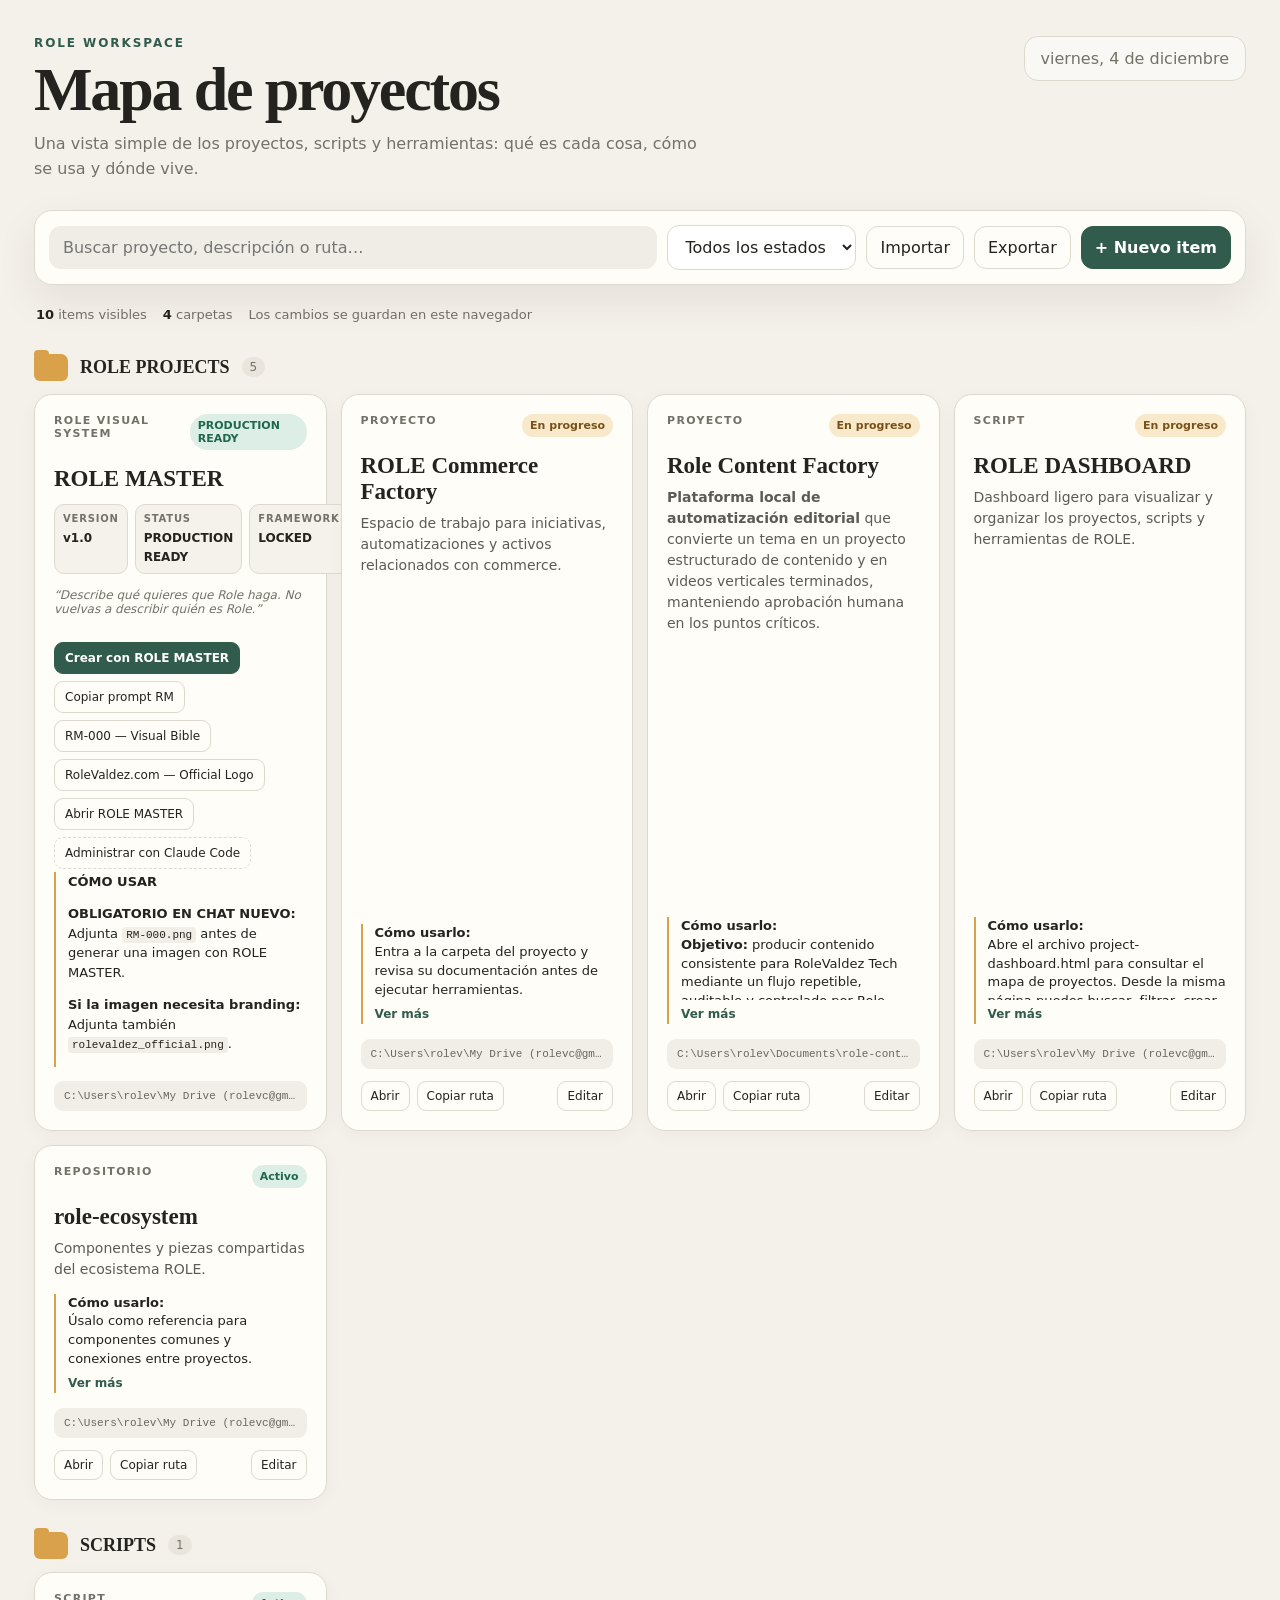
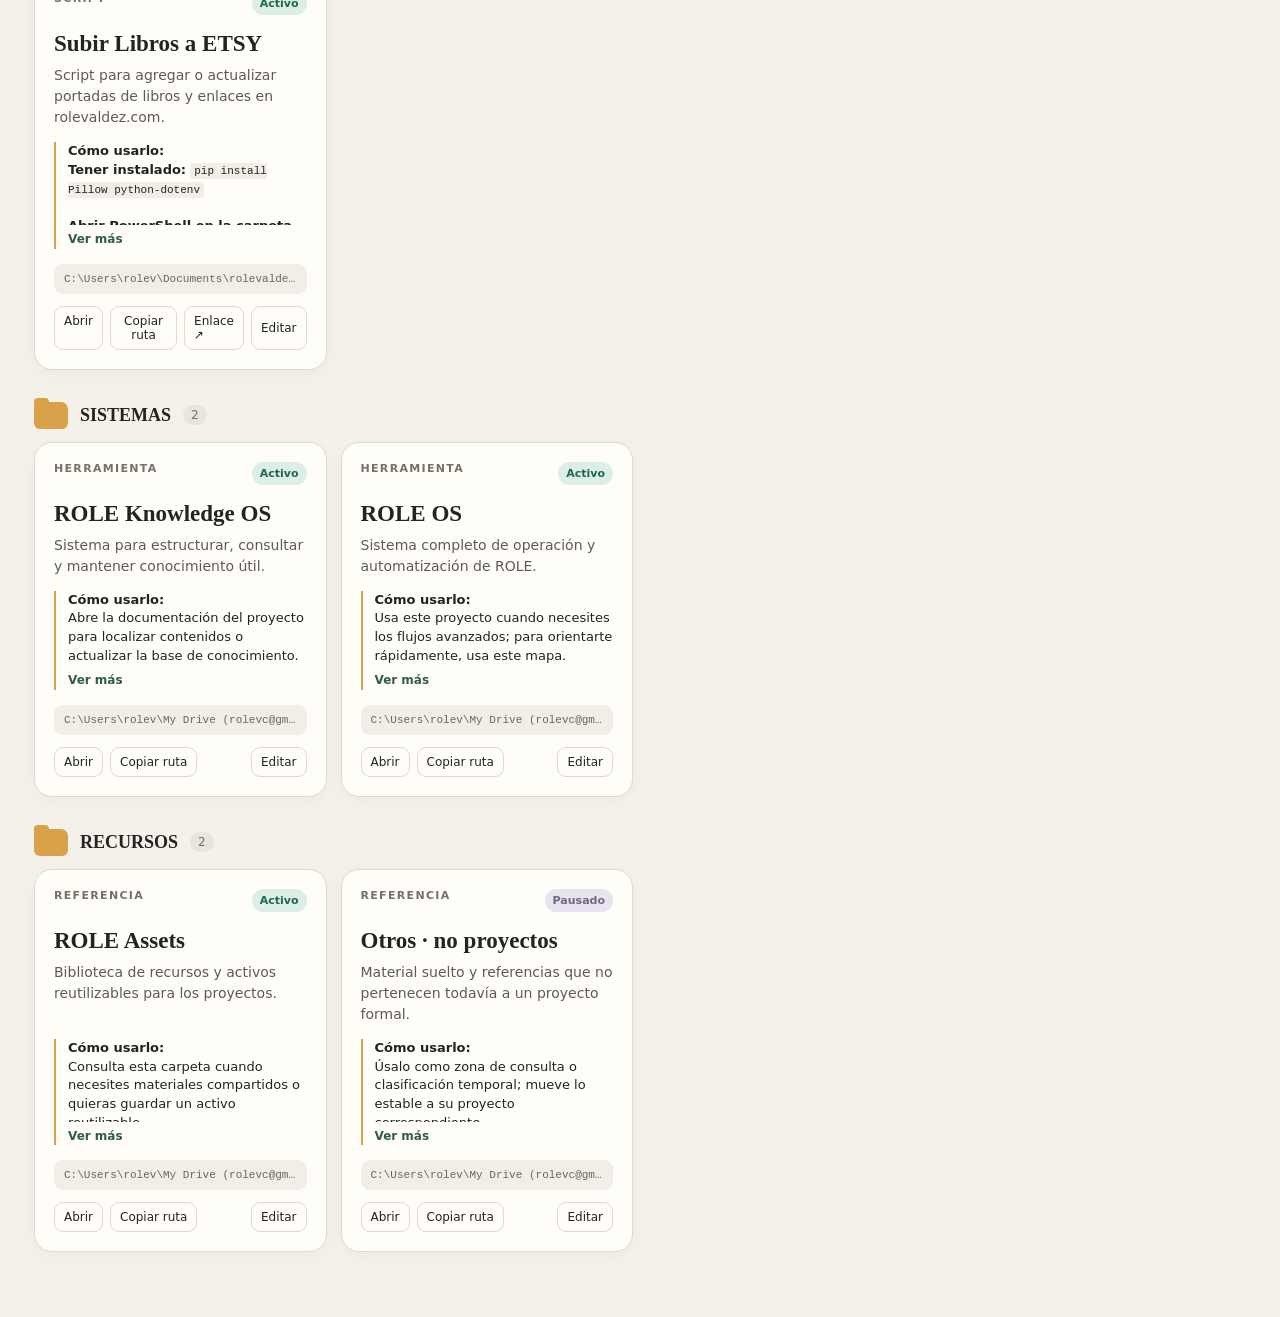
<file: archive/legacy-dashboard/project-dashboard.html>
<!doctype html>
<html lang="es">
<head>
  <meta charset="utf-8">
  <meta name="viewport" content="width=device-width, initial-scale=1">
  <title>ROLE · Mapa de proyectos</title>
  <style>
    :root{--bg:#f4f1ea;--panel:#fffdf8;--ink:#24231f;--muted:#747168;--line:#ded9ce;--accent:#315b4c;--accent2:#d9784a;--shadow:0 16px 40px rgba(45,42,34,.08);--radius:18px}
    *{box-sizing:border-box} body{margin:0;background:var(--bg);color:var(--ink);font-family:Inter,ui-sans-serif,system-ui,-apple-system,"Segoe UI",sans-serif}
    button,input,select,textarea{font:inherit} button{cursor:pointer}.shell{max-width:1420px;margin:auto;padding:36px 34px 60px}
    header{display:flex;justify-content:space-between;gap:28px;align-items:flex-start;margin-bottom:28px}.eyebrow{font-size:12px;letter-spacing:.16em;font-weight:800;color:var(--accent);text-transform:uppercase}
    h1{font-family:Georgia,serif;font-size:clamp(36px,5vw,62px);line-height:1;margin:8px 0 12px;letter-spacing:-.035em}.subtitle{color:var(--muted);font-size:16px;max-width:680px;line-height:1.55;margin:0}
    .date{border:1px solid var(--line);background:rgba(255,255,255,.48);padding:12px 16px;border-radius:14px;color:var(--muted);white-space:nowrap}
    .toolbar{background:var(--panel);border:1px solid var(--line);border-radius:var(--radius);padding:14px;display:flex;gap:10px;align-items:center;box-shadow:var(--shadow);position:sticky;top:10px;z-index:5}
    .search{flex:1;min-width:180px;border:0;background:#f0ede6;border-radius:12px;padding:12px 14px;outline:none}.search:focus{box-shadow:0 0 0 2px var(--accent)}
    select,.btn{border:1px solid var(--line);background:#fff;padding:11px 13px;border-radius:12px;color:var(--ink)}.btn:hover{border-color:#b9b1a2}.btn.primary{background:var(--accent);border-color:var(--accent);color:white;font-weight:700}.btn.ghost{background:transparent}
    .stats{display:flex;gap:16px;margin:22px 2px;color:var(--muted);font-size:13px}.stats strong{color:var(--ink)}
    .group{margin-top:32px}.group-head{display:flex;align-items:center;gap:12px;margin-bottom:13px}.folder{width:34px;height:27px;background:#d9a24a;border-radius:4px 7px 6px 6px;position:relative}.folder:before{content:"";position:absolute;width:15px;height:6px;top:-4px;background:#d9a24a;border-radius:4px 4px 0 0}.group h2{font:700 18px Georgia,serif;margin:0}.count{font-size:12px;color:var(--muted);background:#e9e5dc;padding:3px 8px;border-radius:99px}
    .grid{display:grid;grid-template-columns:repeat(auto-fill,minmax(290px,1fr));gap:14px}.card{background:var(--panel);border:1px solid var(--line);border-radius:var(--radius);padding:19px;display:flex;flex-direction:column;min-height:236px;box-shadow:0 4px 18px rgba(45,42,34,.035);transition:.2s ease}.card:hover{transform:translateY(-3px);box-shadow:var(--shadow);border-color:#c9c1b3}
    .card-top{display:flex;justify-content:space-between;gap:10px}.kind{font-size:11px;text-transform:uppercase;letter-spacing:.12em;color:var(--muted);font-weight:750}.status{font-size:11px;font-weight:750;padding:5px 8px;border-radius:999px}.active{color:#1e684e;background:#dceee5}.completed{color:#315276;background:#dce8f3}.progress{color:#795017;background:#f7e9ca}.paused{color:#6f687e;background:#e8e4ef}.idea{color:#765449;background:#f4e3dc}
    .card h3{font:700 23px Georgia,serif;margin:16px 0 8px}.desc{font-size:14px;color:#5e5b54;line-height:1.5;margin:0 0 14px}.desc p,.use-content p{margin:0 0 7px}.desc a,.use-content a{color:var(--accent)}.use-content code{font:11px ui-monospace,SFMono-Regular,Consolas,monospace;background:#f1eee7;padding:2px 4px;border-radius:4px;overflow-wrap:anywhere}.use{font-size:13px;line-height:1.45;margin:auto 0 15px;padding-left:12px;border-left:2px solid #d9a24a}.use-content{max-height:64px;overflow:hidden}.use.open .use-content{max-height:none}.more{border:0;background:transparent;color:var(--accent);font-size:12px;font-weight:750;padding:6px 0 0}.path{font:11px ui-monospace,SFMono-Regular,Consolas,monospace;background:#f1eee7;padding:9px 10px;border-radius:9px;color:#69665e;overflow:hidden;text-overflow:ellipsis;white-space:nowrap}
    .actions{display:flex;gap:7px;margin-top:12px}.actions button,.actions a{border:1px solid var(--line);background:transparent;color:var(--ink);text-decoration:none;border-radius:9px;padding:7px 9px;font-size:12px}.actions button:hover,.actions a:hover{background:#eeeae1}.actions .edit{margin-left:auto}
    .rm-card{min-height:0}.rm-card .rm-meta{display:grid;grid-template-columns:repeat(3,1fr);gap:7px;margin:4px 0 14px}.rm-meta div{border:1px solid var(--line);border-radius:10px;padding:8px;background:#f5f2eb}.rm-meta small{display:block;color:var(--muted);font-size:10px;text-transform:uppercase;letter-spacing:.08em;font-weight:750;margin-bottom:3px}.rm-meta strong{font-size:12px}.rm-principle{font-size:12px;color:var(--muted);font-style:italic;margin:0 0 14px}.rm-actions{display:flex;gap:7px;flex-wrap:wrap;margin-top:12px}.rm-actions button,.rm-actions a{border:1px solid var(--line);background:transparent;color:var(--ink);text-decoration:none;border-radius:9px;padding:8px 10px;font-size:12px}.rm-actions button:hover,.rm-actions a:hover{background:#eeeae1}.rm-actions .rm-primary{background:var(--accent);border-color:var(--accent);color:#fff;font-weight:700}.rm-actions .rm-secondary{border-style:dashed}.rm-guide{font-size:13px;line-height:1.5;margin:3px 0 14px;padding-left:12px;border-left:2px solid #d9a24a}.rm-guide ol{margin:7px 0 0;padding-left:19px}.rm-guide code{font:11px ui-monospace,SFMono-Regular,Consolas,monospace;background:#f1eee7;padding:2px 4px;border-radius:4px}.rm-example{margin-top:9px;padding:9px 10px;background:#f1eee7;border-radius:9px;font-size:12px}.rm-status{color:#1e684e;background:#dceee5}
    .empty{text-align:center;padding:70px 20px;color:var(--muted)}
    dialog{border:0;border-radius:22px;padding:0;width:min(600px,calc(100% - 28px));box-shadow:0 30px 100px rgba(0,0,0,.26);background:var(--panel)}dialog::backdrop{background:rgba(32,31,28,.5);backdrop-filter:blur(3px)}
    .modal{padding:25px}.modal h2{font:700 28px Georgia,serif;margin:0 0 20px}.fields{display:grid;grid-template-columns:1fr 1fr;gap:14px}.field{display:flex;flex-direction:column;gap:6px}.field.full{grid-column:1/-1}.field label{font-size:12px;font-weight:750;color:var(--muted)}.field input,.field select{border:1px solid var(--line);background:white;border-radius:10px;padding:10px;outline:none}.formatbar{display:flex;gap:5px;align-items:center;flex-wrap:wrap}.formatbar button{min-width:32px;border:1px solid var(--line);background:#f5f2eb;border-radius:7px;padding:5px 8px}.formatbar .expand-editor{margin-left:auto;min-width:auto}.rich-editor{border:1px solid var(--line);background:white;border-radius:10px;padding:10px;outline:none;min-height:82px;max-height:180px;overflow:auto;line-height:1.5}.rich-editor:focus{box-shadow:0 0 0 2px var(--accent)}.field.expanded-field{position:fixed;inset:4vh 4vw;z-index:20;background:var(--panel);padding:20px;border-radius:18px;box-shadow:0 30px 100px rgba(0,0,0,.35)}.field.expanded-field .rich-editor{height:calc(100% - 65px);max-height:none}.modal-actions{display:flex;justify-content:flex-end;gap:8px;margin-top:22px}.danger{color:#9a3f34!important;margin-right:auto}
    .toast{position:fixed;right:24px;bottom:24px;background:#24231f;color:white;padding:12px 16px;border-radius:10px;opacity:0;transform:translateY(10px);pointer-events:none;transition:.2s}.toast.show{opacity:1;transform:none}
    @media(max-width:700px){.shell{padding:24px 16px 40px}header{display:block}.date{display:inline-block;margin-top:18px}.toolbar{flex-wrap:wrap;position:static}.search{flex-basis:100%}.toolbar select{flex:1}.fields{grid-template-columns:1fr}.field.full{grid-column:auto}.grid{grid-template-columns:1fr}}
  </style>
</head>
<body>
  <main class="shell">
    <header><div><div class="eyebrow">ROLE workspace</div><h1>Mapa de proyectos</h1><p class="subtitle">Una vista simple de los proyectos, scripts y herramientas: qué es cada cosa, cómo se usa y dónde vive.</p></div><div class="date" id="today"></div></header>
    <section class="toolbar" aria-label="Controles del tablero">
      <input class="search" id="search" type="search" placeholder="Buscar proyecto, descripción o ruta…" aria-label="Buscar">
      <select id="statusFilter" aria-label="Filtrar por estado"><option value="all">Todos los estados</option><option>Activo</option><option>Completado</option><option>En progreso</option><option>Pausado</option><option>Idea</option></select>
      <button class="btn ghost" id="importBtn" title="Recuperar una copia de los datos">Importar</button>
      <button class="btn ghost" id="exportBtn" title="Guardar una copia de los datos">Exportar</button>
      <button class="btn primary" id="addBtn">+ Nuevo item</button>
      <input id="importInput" type="file" accept="application/json" hidden>
    </section>
    <div class="stats" id="stats"></div><div id="board"></div>
  </main>

  <dialog id="editor"><form class="modal" id="form" method="dialog"><h2 id="modalTitle">Nuevo item</h2><div class="fields">
    <div class="field"><label for="name">Nombre</label><input id="name" name="name" required></div>
    <div class="field"><label for="category">Categoría / carpeta</label><input id="category" name="category" list="categories" required><datalist id="categories"></datalist></div>
    <div class="field"><label for="kind">Tipo</label><select id="kind" name="kind"><option>Proyecto</option><option>Herramienta</option><option>Script</option><option>Repositorio</option><option>Referencia</option></select></div>
    <div class="field"><label for="status">Estado</label><select id="status" name="status"><option>Activo</option><option>Completado</option><option>En progreso</option><option>Pausado</option><option>Idea</option></select></div>
    <div class="field full"><label>Descripción breve</label><div class="formatbar"><button type="button" data-command="bold" data-target="description"><b>B</b></button><button type="button" data-command="italic" data-target="description"><i>I</i></button><button type="button" data-command="underline" data-target="description"><u>U</u></button><button type="button" data-command="createLink" data-target="description">🔗 Enlace</button></div><div id="description" class="rich-editor" contenteditable="true" role="textbox" aria-label="Descripción breve"></div></div>
    <div class="field full" id="usageField"><label>Cómo usarlo</label><div class="formatbar"><button type="button" data-command="bold" data-target="usage"><b>B</b></button><button type="button" data-command="italic" data-target="usage"><i>I</i></button><button type="button" data-command="underline" data-target="usage"><u>U</u></button><button type="button" data-command="createLink" data-target="usage">🔗 Enlace</button><button type="button" class="expand-editor" id="expandEditor">⛶ Expandir editor</button></div><div id="usage" class="rich-editor" contenteditable="true" role="textbox" aria-label="Cómo usarlo"></div></div>
    <div class="field full"><label for="path">Ruta local</label><input id="path" name="path" placeholder="C:\ruta\al\proyecto"></div>
    <div class="field full"><label for="url">Enlace útil (opcional)</label><input id="url" name="url" type="url" placeholder="https://…"></div>
  </div><div class="modal-actions"><button type="button" class="btn danger" id="deleteBtn">Eliminar</button><button type="button" class="btn" id="cancelBtn">Cancelar</button><button class="btn primary" value="save">Guardar</button></div></form></dialog>
  <div class="toast" id="toast" role="status"></div>
  <script>
    const ROOT='C:\\Users\\rolev\\My Drive (rolevc@gmail.com)\\1 - IA PROJECTS';
    const RM_ROOT=ROOT+'\\ROLE MASTER';
    const RM_PROMPT=`RM:

Usa ROLE MASTER.
Usa RM-000 como referencia visual canónica del personaje.

Proyecto:
[PROYECTO]

Crear:
[DESCRIPCIÓN]

Formato:
[FORMATO]

No reinventar al personaje.
No inventar logos.
No inventar tatuajes.
Mantener el estilo premium comic/editorial caricature de ROLE MASTER.`;
    const ROLE_MASTER={id:'role-master',category:'ROLE PROJECTS',name:'ROLE MASTER',kind:'Proyecto',status:'Completado',description:'Sistema canónico para crear contenido visual consistente de Role. <b>Version:</b> v1.0 · <b>Status:</b> PRODUCTION READY · <b>Framework:</b> LOCKED.',usage:'Usa <b>Crear con ROLE MASTER</b> para copiar el prompt base y abrir ChatGPT. Adjunta RM-000 para máxima consistencia visual y el logo oficial cuando la pieza lo utilice.',path:RM_ROOT,url:''};
    const starter=[
      ROLE_MASTER,
      {id:'commerce',category:'ROLE PROJECTS',name:'ROLE Commerce Factory',kind:'Proyecto',status:'En progreso',description:'Espacio de trabajo para iniciativas, automatizaciones y activos relacionados con commerce.',usage:'Entra a la carpeta del proyecto y revisa su documentación antes de ejecutar herramientas.',path:ROOT+'\\ROLE Commerce Factory',url:''},
      {id:'role-content-factory',category:'ROLE PROJECTS',name:'Role Content Factory',kind:'Proyecto',status:'En progreso',description:'<b>Plataforma local de automatización editorial</b> que convierte un tema en un proyecto estructurado de contenido y en videos verticales terminados, manteniendo aprobación humana en los puntos críticos.',usage:'<b>Objetivo:</b> producir contenido consistente para RoleValdez Tech mediante un flujo repetible, auditable y controlado por Role.<br><br><b>Inicio rápido:</b><br><code>cd C:\\Users\\rolev\\Documents\\role-content-factory</code><br><code>.venv\\Scripts\\activate</code><br><code>rcf studio</code><br><br>RCF Studio abre el dashboard local en <code>http://localhost:8501</code>.<br><br><b>Flujo principal:</b><ol><li><code>rcf new</code> — crear proyecto.</li><li><code>rcf brief</code> — completar brief.</li><li><code>rcf research</code> — incorporar investigación.</li><li><code>rcf script</code> y <code>rcf script approve</code> — crear y aprobar guion.</li><li><code>rcf storyboard</code> — generar storyboard.</li><li><code>rcf assets</code>, <code>rcf visual</code> y <code>rcf captions</code> — preparar recursos.</li><li><code>rcf voice</code> — generar narración.</li><li><code>rcf theme</code> — elegir estilo visual.</li><li><code>rcf render</code> — ensamblar el video final.</li></ol><b>Requisitos:</b> Python 3.12+, FFmpeg y FFprobe. Las integraciones de Pixabay, OpenAI y ElevenLabs son opcionales.<br><br><b>Estado:</b> versión candidata avanzada con RCF Studio, pipeline multimedia funcional, temas visuales, movimiento, render y más de mil pruebas registradas. Pendiente: aprobación formal del storyboard, publicación/programación y actualización de algunos documentos operativos.',path:'C:\\Users\\rolev\\Documents\\role-content-factory',url:''},
      {id:'role-dashboard',category:'ROLE PROJECTS',name:'ROLE DASHBOARD',kind:'Script',status:'En progreso',description:'Dashboard ligero para visualizar y organizar los proyectos, scripts y herramientas de ROLE.',usage:'Abre el archivo project-dashboard.html para consultar el mapa de proyectos. Desde la misma página puedes buscar, filtrar, crear y editar tarjetas, además de importar o exportar una copia de los datos.',path:ROOT+'\\ROLE DB',url:''},
      {id:'subir-libros-etsy',category:'SCRIPTS',name:'Subir Libros a ETSY',kind:'Script',status:'Activo',description:'Script para agregar o actualizar portadas de libros y enlaces en rolevaldez.com.',usage:'<b>Tener instalado:</b> <code>pip install Pillow python-dotenv</code><br><br><b>Abrir PowerShell en la carpeta del repositorio:</b><br><code>cd C:\\Users\\rolev\\Documents\\rolevaldez.com</code><br><br><b>Configurar el acceso:</b> copia <code>.env.example</code> como <code>.env</code> y agrega el valor de <code>GITHUB_TOKEN</code>.<br><br><b>Ejecutar:</b><br><code>python agregar_libro.py</code><br><br>El script pedirá la URL del listing de Etsy, la URL de la portada y los datos necesarios para agregar o actualizar el libro.',path:'C:\\Users\\rolev\\Documents\\rolevaldez.com\\agregar_libro.py',url:'https://rolevaldez.com'},
      {id:'ecosystem',category:'ROLE PROJECTS',name:'role-ecosystem',kind:'Repositorio',status:'Activo',description:'Componentes y piezas compartidas del ecosistema ROLE.',usage:'Úsalo como referencia para componentes comunes y conexiones entre proyectos.',path:ROOT+'\\role-ecosystem',url:''},
      {id:'knowledge',category:'SISTEMAS',name:'ROLE Knowledge OS',kind:'Herramienta',status:'Activo',description:'Sistema para estructurar, consultar y mantener conocimiento útil.',usage:'Abre la documentación del proyecto para localizar contenidos o actualizar la base de conocimiento.',path:ROOT+'\\ROLE_KNOWLEDGE_OS',url:''},
      {id:'role-os',category:'SISTEMAS',name:'ROLE OS',kind:'Herramienta',status:'Activo',description:'Sistema completo de operación y automatización de ROLE.',usage:'Usa este proyecto cuando necesites los flujos avanzados; para orientarte rápidamente, usa este mapa.',path:ROOT+'\\ROLE_OS',url:''},
      {id:'assets',category:'RECURSOS',name:'ROLE Assets',kind:'Referencia',status:'Activo',description:'Biblioteca de recursos y activos reutilizables para los proyectos.',usage:'Consulta esta carpeta cuando necesites materiales compartidos o quieras guardar un activo reutilizable.',path:ROOT+'\\ROLE ASSETS',url:''},
      {id:'others',category:'RECURSOS',name:'Otros · no proyectos',kind:'Referencia',status:'Pausado',description:'Material suelto y referencias que no pertenecen todavía a un proyecto formal.',usage:'Úsalo como zona de consulta o clasificación temporal; mueve lo estable a su proyecto correspondiente.',path:ROOT+'\\OTROS - no proyectos',url:''}
    ];
    const KEY='role-project-map-v1'; let items=load(),editing=null;
    const $=s=>document.querySelector(s), board=$('#board'), editor=$('#editor'), form=$('#form');
    function load(){try{let saved=JSON.parse(localStorage.getItem(KEY));if(!Array.isArray(saved))return starter;saved=saved.filter(x=>x.id!=='role-social-factory'&&x.id!=='role-master');const known=new Set(saved.map(x=>x.id));return [ROLE_MASTER,...saved,...starter.filter(x=>x.id!=='role-master'&&!known.has(x.id))]}catch{return starter}}
    function save(){localStorage.setItem(KEY,JSON.stringify(items))}
    function esc(v=''){return String(v).replace(/[&<>"]/g,c=>({'&':'&amp;','<':'&lt;','>':'&gt;','"':'&quot;'}[c]))}
    function statusClass(s){return {'Activo':'active','Completado':'completed','En progreso':'progress','Pausado':'paused','Idea':'idea'}[s]||'paused'}
    function rich(value=''){const doc=new DOMParser().parseFromString(`<div>${value}</div>`,'text/html'),allowed=new Set(['DIV','P','BR','B','STRONG','I','EM','U','A','UL','OL','LI','CODE']);doc.body.querySelectorAll('*').forEach(el=>{if(!allowed.has(el.tagName)){el.replaceWith(...el.childNodes);return}[...el.attributes].forEach(a=>{if(el.tagName!=='A'||!['href','target','rel'].includes(a.name))el.removeAttribute(a.name)});if(el.tagName==='A'){const href=el.getAttribute('href')||'';if(!/^https?:\/\//i.test(href))el.removeAttribute('href');else{el.target='_blank';el.rel='noopener'}}});return doc.body.firstElementChild.innerHTML}
    function fileUrl(path){return 'file:///'+encodeURI(path.replaceAll('\\','/')).replaceAll('#','%23')}
    function render(){
      const q=$('#search').value.trim().toLowerCase(),sf=$('#statusFilter').value;
      const visible=items.filter(x=>(sf==='all'||x.status===sf)&&Object.values(x).join(' ').toLowerCase().includes(q));
      const groups=Object.groupBy?Object.groupBy(visible,x=>x.category):visible.reduce((a,x)=>((a[x.category]??=[]).push(x),a),{});
      $('#stats').innerHTML=`<span><strong>${visible.length}</strong> items visibles</span><span><strong>${Object.keys(groups).length}</strong> carpetas</span><span>Los cambios se guardan en este navegador</span>`;
      board.innerHTML=visible.length?Object.entries(groups).map(([cat,list])=>`<section class="group"><div class="group-head"><span class="folder"></span><h2>${esc(cat)}</h2><span class="count">${list.length}</span></div><div class="grid">${list.map(card).join('')}</div></section>`).join(''):`<div class="empty"><h2>No hay resultados</h2><p>Prueba otra búsqueda o agrega un item nuevo.</p></div>`;
      $('#categories').innerHTML=[...new Set(items.map(x=>x.category))].map(x=>`<option value="${esc(x)}">`).join('');
    }
    function card(x){if(x.id==='role-master')return roleMasterCard();return `<article class="card"><div class="card-top"><span class="kind">${esc(x.kind)}</span><span class="status ${statusClass(x.status)}">${esc(x.status)}</span></div><h3>${esc(x.name)}</h3><div class="desc">${rich(x.description)}</div><div class="use" id="use-${x.id}"><strong>Cómo usarlo:</strong><div class="use-content">${rich(x.usage)}</div><button class="more" type="button" onclick="toggleUsage('${x.id}',this)">Ver más</button></div><div class="path" title="${esc(x.path)}">${esc(x.path||'Sin ruta')}</div><div class="actions">${x.path?`<a href="${fileUrl(x.path)}" title="Abrir ruta local">Abrir</a><button onclick="copyPath('${x.id}')">Copiar ruta</button>`:''}${x.url?`<a href="${esc(x.url)}" target="_blank" rel="noopener">Enlace ↗</a>`:''}<button class="edit" onclick="openEditor('${x.id}')">Editar</button></div></article>`}
    function roleMasterCard(){const rm000='assets/role-master/RM-000.png',logo='assets/role-master/rolevaldez_official.png';return `<article class="card rm-card"><div class="card-top"><span class="kind">ROLE visual system</span><span class="status rm-status">PRODUCTION READY</span></div><h3>ROLE MASTER</h3><div class="rm-meta"><div><small>Version</small><strong>v1.0</strong></div><div><small>Status</small><strong>PRODUCTION READY</strong></div><div><small>Framework</small><strong>LOCKED</strong></div></div><p class="rm-principle">“Describe qué quieres que Role haga. No vuelvas a describir quién es Role.”</p><div class="rm-actions"><button class="rm-primary" type="button" onclick="createWithRoleMaster()">Crear con ROLE MASTER</button><button type="button" onclick="copyRmPrompt()">Copiar prompt RM</button><a href="${rm000}" title="Abrir copia rápida local del Dashboard">RM-000 — Visual Bible</a><a href="${logo}" title="Abrir copia rápida local del Dashboard">RoleValdez.com — Official Logo</a><a href="${fileUrl(RM_ROOT)}" title="Abrir carpeta ROLE MASTER">Abrir ROLE MASTER</a><button class="rm-secondary" type="button" onclick="manageRoleMaster()" title="Copia el comando para administrar ROLE MASTER con Claude Code">Administrar con Claude Code</button></div><div class="rm-guide"><strong>CÓMO USAR</strong><p><b>OBLIGATORIO EN CHAT NUEVO:</b><br>Adjunta <code>RM-000.png</code> antes de generar una imagen con ROLE MASTER.</p><p><b>Si la imagen necesita branding:</b><br>Adjunta también <code>rolevaldez_official.png</code>.</p></div><div class="path" title="${esc(RM_ROOT)}">${esc(RM_ROOT)}</div></article>`}

    window.toggleUsage=(id,btn)=>{const box=document.getElementById('use-'+id);box.classList.toggle('open');btn.textContent=box.classList.contains('open')?'Ver menos':'Ver más'};
    window.copyPath=async id=>{const x=items.find(i=>i.id===id);try{await navigator.clipboard.writeText(x.path);toast('Ruta copiada')}catch{prompt('Copia la ruta:',x.path)}};
    async function copyText(text,success){try{if(navigator.clipboard&&window.isSecureContext){await navigator.clipboard.writeText(text)}else{const ta=document.createElement('textarea');ta.value=text;ta.style.position='fixed';ta.style.opacity='0';document.body.appendChild(ta);ta.focus();ta.select();if(!document.execCommand('copy'))throw new Error('copy failed');ta.remove()}toast(success);return true}catch{prompt('Copia el texto:',text);return false}}
    window.copyRmPrompt=()=>copyText(RM_PROMPT,'Prompt RM copiado');
    window.createWithRoleMaster=()=>{const chat=window.open('https://chatgpt.com/','_blank','noopener');copyText(RM_PROMPT,'Prompt RM copiado · ChatGPT abierto');if(!chat)toast('Prompt copiado · permite pop-ups para abrir ChatGPT')};
    window.manageRoleMaster=()=>copyText(`cd /d "${RM_ROOT}" && claude`,'Comando de Claude Code copiado · pégalo en Terminal');
    window.openEditor=id=>{editing=id||null;const x=items.find(i=>i.id===id)||{name:'',category:'ROLE PROJECTS',kind:'Proyecto',status:'En progreso',description:'',usage:'',path:'',url:''};$('#usageField').classList.remove('expanded-field');$('#expandEditor').textContent='⛶ Expandir editor';$('#modalTitle').textContent=id?'Editar item':'Nuevo item';for(const k of ['name','category','kind','status','path','url'])form.elements[k].value=x[k]||'';$('#description').innerHTML=rich(x.description);$('#usage').innerHTML=rich(x.usage);$('#deleteBtn').hidden=!id;editor.showModal()};
    form.addEventListener('submit',e=>{e.preventDefault();if(!form.reportValidity())return;const data=Object.fromEntries(new FormData(form));data.description=rich($('#description').innerHTML);data.usage=rich($('#usage').innerHTML);if(!$('#description').innerText.trim()||!$('#usage').innerText.trim()){alert('Completa la descripción y cómo usarlo.');return}if(editing){items=items.map(x=>x.id===editing?{...x,...data}:x)}else{items.push({id:crypto.randomUUID(),...data})}save();render();$('#usageField').classList.remove('expanded-field');editor.close();toast('Cambios guardados')});
    $('#deleteBtn').onclick=()=>{if(confirm('¿Eliminar este item del mapa?')){items=items.filter(x=>x.id!==editing);save();render();editor.close();toast('Item eliminado')}};
    document.querySelectorAll('.formatbar [data-command]').forEach(btn=>btn.onclick=()=>{const target=document.getElementById(btn.dataset.target);target.focus();if(btn.dataset.command==='createLink'){const url=prompt('Pega el enlace completo (https://…):');if(url)document.execCommand('createLink',false,url)}else document.execCommand(btn.dataset.command,false,null)});
    $('#expandEditor').onclick=()=>{const f=$('#usageField'),open=f.classList.toggle('expanded-field');$('#expandEditor').textContent=open?'✕ Cerrar vista ampliada':'⛶ Expandir editor';$('#usage').focus()};
    $('#cancelBtn').onclick=()=>{$('#usageField').classList.remove('expanded-field');editor.close()};$('#addBtn').onclick=()=>openEditor();$('#search').oninput=render;$('#statusFilter').onchange=render;
    $('#exportBtn').onclick=()=>{const blob=new Blob([JSON.stringify(items,null,2)],{type:'application/json'}),a=document.createElement('a');a.href=URL.createObjectURL(blob);a.download='role-projects-backup.json';a.click();URL.revokeObjectURL(a.href);toast('Copia exportada')};
    $('#importBtn').onclick=()=>$('#importInput').click();
    $('#importInput').onchange=async e=>{try{const data=JSON.parse(await e.target.files[0].text());if(!Array.isArray(data))throw 0;items=data;save();render();toast('Datos importados')}catch{alert('El archivo no tiene un formato válido.')}};
    function toast(msg){const t=$('#toast');t.textContent=msg;t.classList.add('show');setTimeout(()=>t.classList.remove('show'),1800)}
    $('#today').textContent=new Intl.DateTimeFormat('es-MX',{weekday:'long',day:'numeric',month:'long'}).format(new Date());render();
  </script>
</body>
</html>
</file>
